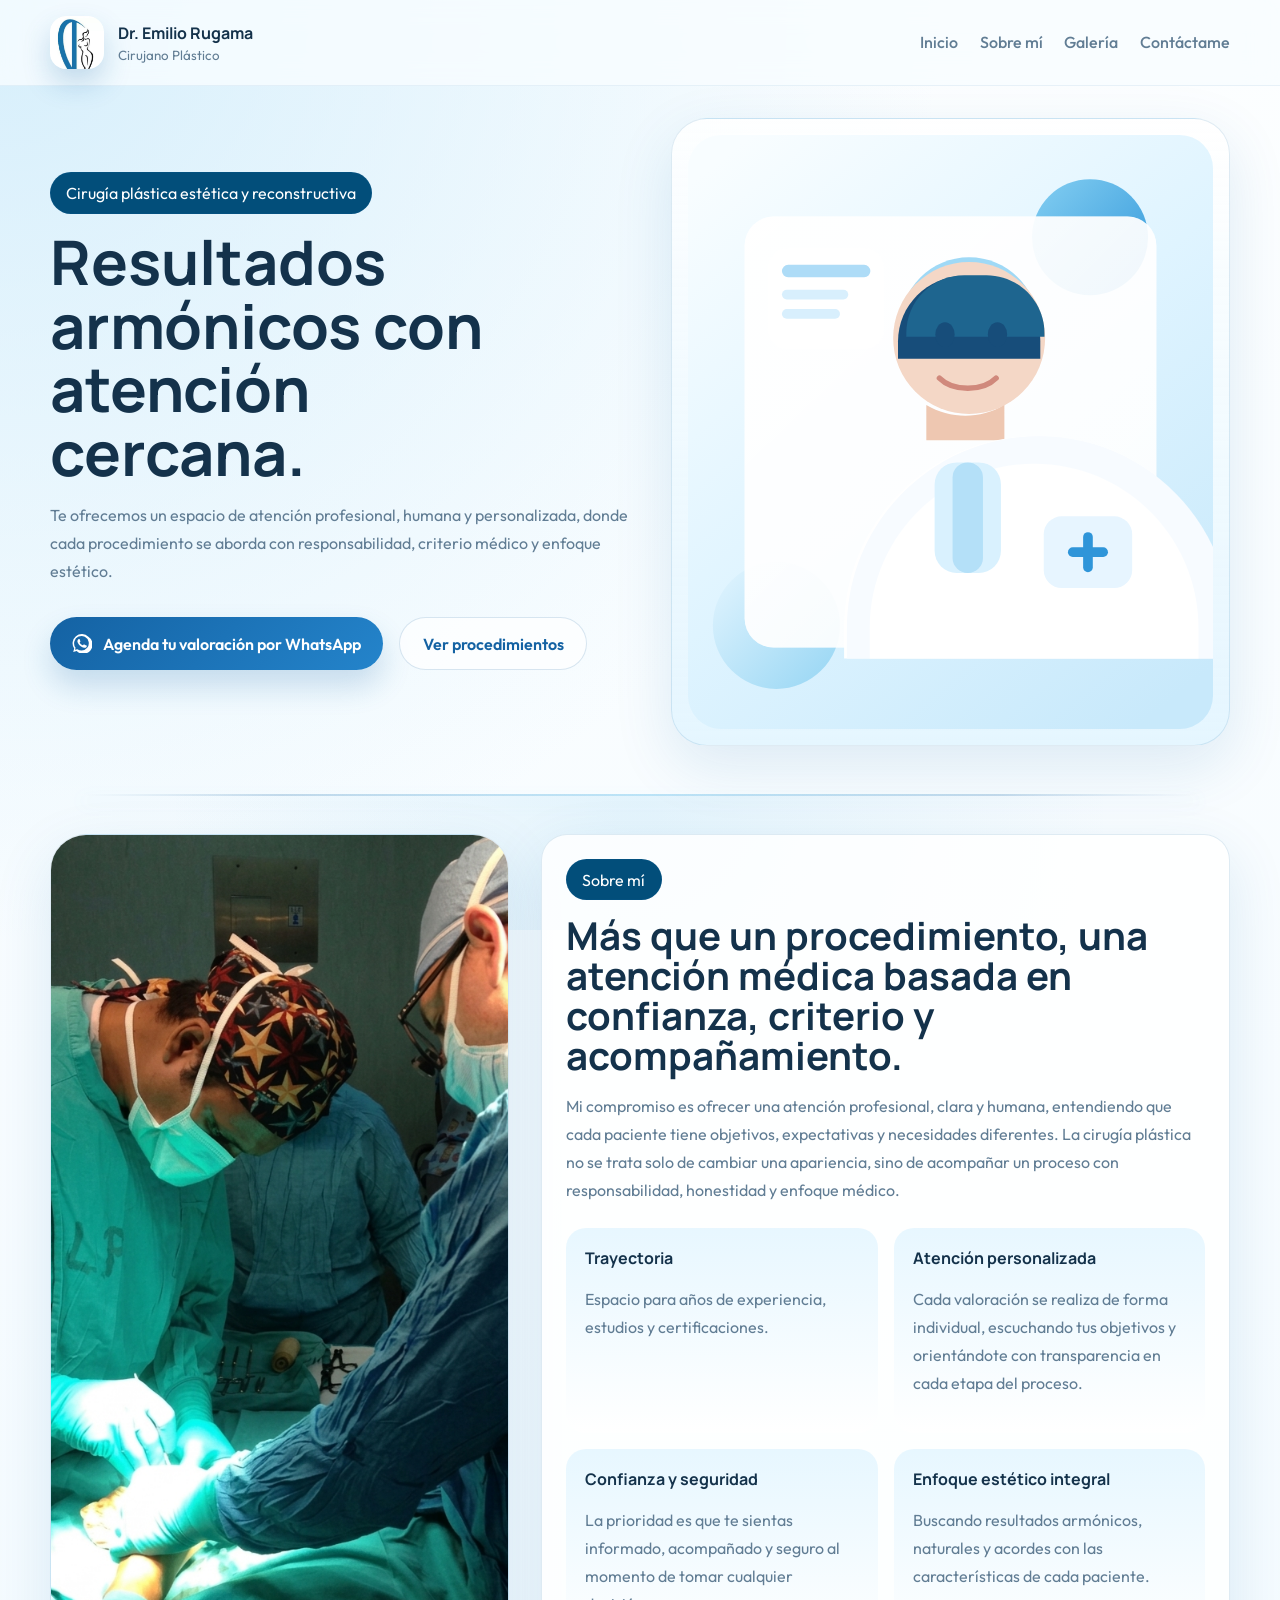
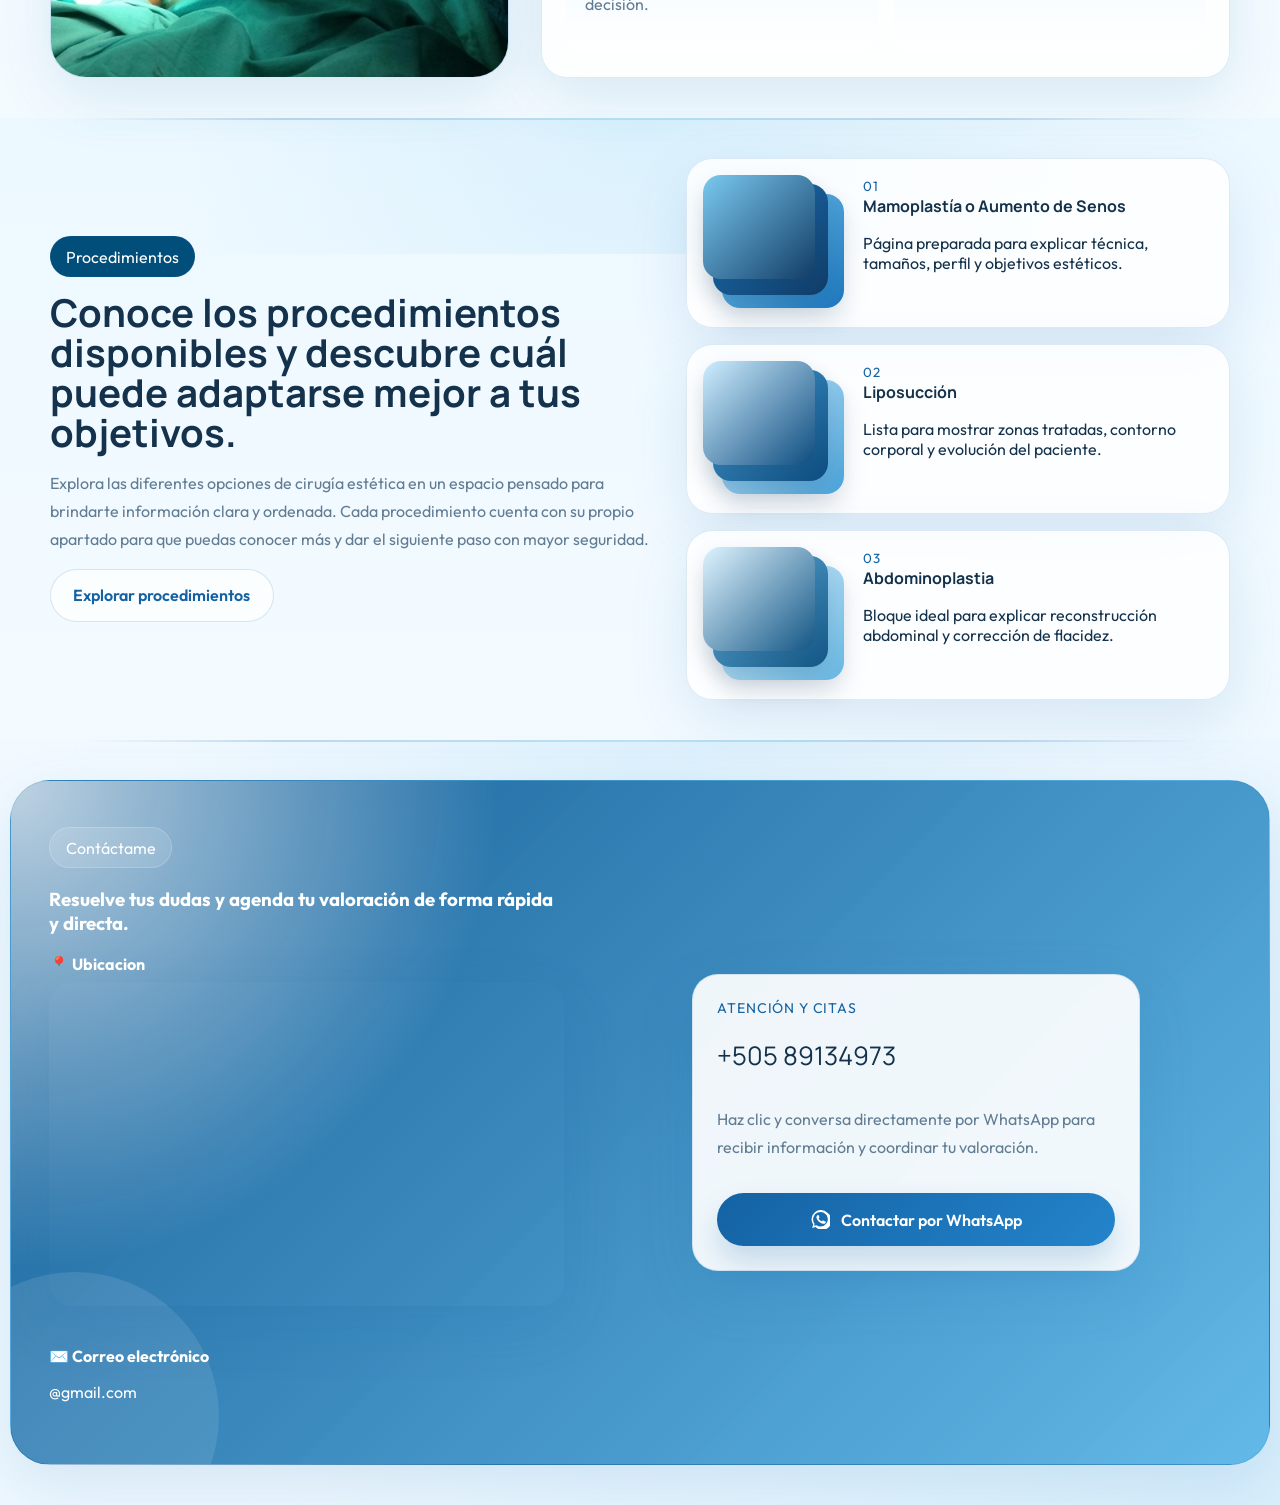
<file: index.html>
<!DOCTYPE html>
<html lang="es">
<head>
    <meta charset="UTF-8">
    <meta name="viewport" content="width=device-width, initial-scale=1.0">
    <meta
        name="description"
        content="Landing page de cirugía plástica con hero visual, secciones informativas y acceso al catálogo completo de procedimientos."
    >
    <link rel="preconnect" href="https://fonts.googleapis.com">
    <link rel="preconnect" href="https://fonts.gstatic.com" crossorigin>
    <link
        href="https://fonts.googleapis.com/css2?family=Outfit:wght@300;400;500;600;700&family=Manrope:wght@400;500;700;800&display=swap"
        rel="stylesheet"
    >
    <link rel="stylesheet" href="./styles/styles.css">
    <title>Dr. Emilio Rugama | Cirujano Plástico</title>
</head>
<body data-page="landing">
    <div class="site-shell">
        <header class="site-header">
            <nav class="navbar container" aria-label="Principal">
                <a class="brand" href="./index.html">
                    <span class="brand-mark">
                        <img src="./assets/logo.jpeg" alt="Logo del Dr. Emilio Rugama">
                    </span>
                    <span class="brand-copy">
                        <strong>Dr. Emilio Rugama</strong>
                        <small>Cirujano Plástico</small>
                    </span>
                </a>

                <button
                    class="menu-toggle"
                    type="button"
                    aria-expanded="false"
                    aria-controls="main-menu"
                    aria-label="Abrir menú"
                >
                    <span></span>
                    <span></span>
                    <span></span>
                </button>

                <div class="nav-panel" id="main-menu">
                    <a href="./index.html#inicio">Inicio</a>
                    <a href="./index.html#sobre-mi">Sobre mí</a>
                    <a href="./cirugia-estetica.html">Galería</a>
                    <a href="./index.html#contacto">Contáctame</a>
                </div>
            </nav>
        </header>

        <main>
            <section class="hero hero-landing" id="inicio">
                <div class="container hero-grid">
                    <div class="hero-copy reveal">
                        <span class="eyebrow">Cirugía plástica estética y reconstructiva</span>
                        <h1>Resultados armónicos con atención cercana.</h1>
                        <p>
                            Te ofrecemos un espacio de atención profesional, humana y personalizada, donde cada procedimiento se 
                            aborda con responsabilidad, criterio médico y enfoque estético.
                        </p>
                        <div class="hero-actions">
                            <a class="button button-primary icon-button" href="https://wa.me/50589134973" target="_blank" rel="noopener noreferrer">
                                <span class="icon-whatsapp" aria-hidden="true">
                                    <svg viewBox="0 0 32 32" role="img" aria-hidden="true">
                                        <path d="M27.3 4.7A15.4 15.4 0 0 0 3.7 24.3L2 30l5.9-1.6A15.4 15.4 0 1 0 27.3 4.7Zm-11.3 23c-2.5 0-4.9-.7-7-2.1l-.5-.3-3.5 1 1-3.4-.3-.5a12.2 12.2 0 1 1 10.3 5.3Zm6.7-9.1c-.4-.2-2.2-1.1-2.6-1.2-.3-.1-.6-.2-.8.2l-.9 1.1c-.2.2-.4.3-.7.2-2-.8-3.8-2.4-4.9-4.2-.2-.3 0-.5.1-.7l.8-.9c.1-.2.2-.4.3-.6.1-.2 0-.5 0-.7 0-.2-.8-2-1.1-2.7-.3-.7-.6-.6-.8-.6h-.7c-.2 0-.7.1-1 .5s-1.4 1.3-1.4 3.2c0 1.9 1.4 3.7 1.6 4 .2.3 2.7 4.2 6.7 5.7 4 1.5 4 1 4.7.9.7-.1 2.2-.9 2.5-1.7.3-.8.3-1.5.2-1.7-.1-.2-.3-.2-.7-.4Z" fill="currentColor"/>
                                    </svg>
                                </span>
                                Agenda tu valoración por WhatsApp
                            </a>
                            <a class="button button-secondary" href="./cirugia-estetica.html">Ver procedimientos</a>
                        </div>
                    </div>

                    <div class="hero-visual reveal">
                        <div class="hero-image-shell">
                            <img src="./assets/hero-doctor.svg" alt="Ilustración de doctor en entorno clínico moderno">
                        </div>
                    </div>
                </div>
            </section>

            <section class="section-pad" id="sobre-mi">
                <div class="container two-column">
                    <div class="about-visual reveal">
                        <div class="about-image-shell">
                            <img src="./assets/sobreMiG.png" alt="Doctor durante un procedimiento">
                        </div>
                    </div>
                    <div class="surface-card reveal about-content-card">
                        <span class="eyebrow">Sobre mí</span>
                        <h2>Más que un procedimiento, una atención médica basada en confianza, criterio y acompañamiento.</h2>
                        <p>
                            Mi compromiso es ofrecer una atención profesional, clara y humana, entendiendo que cada paciente tiene objetivos, 
                            expectativas y necesidades diferentes. La cirugía plástica no se trata solo de cambiar una apariencia, sino de 
                            acompañar un proceso con responsabilidad, honestidad y enfoque médico.
                        </p>
                        <div class="mini-grid">
                            <article>
                                <strong>Trayectoria</strong>
                                <p>Espacio para años de experiencia, estudios y certificaciones.</p>
                            </article>
                            <article>
                                <strong>Atención personalizada</strong>
                                <p>Cada valoración se realiza de forma individual, escuchando tus objetivos y orientándote con transparencia en cada etapa del proceso.</p>
                            </article>
                            <article>
                                <strong>Confianza y seguridad</strong>
                                <p>La prioridad es que te sientas informado, acompañado y seguro al momento de tomar cualquier decisión.</p>
                            </article>
                            <article>
                                <strong>Enfoque estético integral</strong>
                                <p>Buscando resultados armónicos, naturales y acordes con las características de cada paciente.</p>
                            </article>
                        </div>
                    </div>
                </div>
            </section>

            <section class="section-pad section-tint">
                <div class="container preview-layout">
                    <div class="section-heading reveal">
                        <span class="eyebrow">Procedimientos</span>
                        <h2>Conoce los procedimientos disponibles y descubre cuál puede adaptarse mejor a tus objetivos.</h2>
                        <p>
                            Explora las diferentes opciones de cirugía estética en un espacio pensado para brindarte información clara y ordenada. Cada procedimiento cuenta con su propio apartado para que puedas conocer más y dar el siguiente paso con mayor seguridad.
                        </p>
                        <a class="button button-secondary" href="./cirugia-estetica.html">Explorar procedimientos</a>
                    </div>
                    <div class="preview-stack reveal" id="landing-preview"></div>
                </div>
            </section>

            <section class="section-pad" id="contacto">
                <div class="container contact-cta reveal">
                    <div class="contact-copy-shell">
                        <span class="eyebrow">Contáctame</span>
                        <h3> Resuelve tus dudas y agenda tu valoración de forma rápida y directa.</h3>
                        <div class="ubicacion-subsection"> 
                        <strong>📍 Ubicacion</strong><br>
                        <div class="contact-map">
                            <iframe 
                            src="https://www.google.com/maps/embed?pb=!1m18!1m12!1m3!1d3896.14013855859!2d-86.88097012516808!3d12.440382187828291!2m3!1f0!2f0!3f0!3m2!1i1024!2i768!4f13.1!3m3!1m2!1s0x8f711f90de733b57%3A0x7a80a69ff037a69d!2sCentro%20de%20Especialidades%20M%C3%A9dicas%20Medal!5e0!3m2!1ses-419!2sni!4v1773854704179!5m2!1ses-419!2sni
" 
                            loading="lazy"
                            referrerpolicy="no-referrer-when-downgrade"
                            allowfullscreen
                            title="Ubicacion de la clinica">
                            </iframe>
                        </div>
                        </div>
                        <div class="correo-subsection">
                        <strong>✉️ Correo electrónico</strong>
                        <p>@gmail.com</p>
                        </div>
                    </div>
                    <div class="contact-stage">
                        <div class="surface-card contact-card contact-card-floating">
                            <span class="label">Atención y citas</span>
                            <a class="contact-phone" href="https://wa.me/50589134973" target="_blank" rel="noopener noreferrer">
                                +505 89134973
                            </a>
                            <p>Haz clic y conversa directamente por WhatsApp para recibir información y coordinar tu valoración.</p>
                            <a class="button button-primary icon-button" href="https://wa.me/50589134973" target="_blank" rel="noopener noreferrer">
                                <span class="icon-whatsapp" aria-hidden="true">
                                    <svg viewBox="0 0 32 32" role="img" aria-hidden="true">
                                        <path d="M27.3 4.7A15.4 15.4 0 0 0 3.7 24.3L2 30l5.9-1.6A15.4 15.4 0 1 0 27.3 4.7Zm-11.3 23c-2.5 0-4.9-.7-7-2.1l-.5-.3-3.5 1 1-3.4-.3-.5a12.2 12.2 0 1 1 10.3 5.3Zm6.7-9.1c-.4-.2-2.2-1.1-2.6-1.2-.3-.1-.6-.2-.8.2l-.9 1.1c-.2.2-.4.3-.7.2-2-.8-3.8-2.4-4.9-4.2-.2-.3 0-.5.1-.7l.8-.9c.1-.2.2-.4.3-.6.1-.2 0-.5 0-.7 0-.2-.8-2-1.1-2.7-.3-.7-.6-.6-.8-.6h-.7c-.2 0-.7.1-1 .5s-1.4 1.3-1.4 3.2c0 1.9 1.4 3.7 1.6 4 .2.3 2.7 4.2 6.7 5.7 4 1.5 4 1 4.7.9.7-.1 2.2-.9 2.5-1.7.3-.8.3-1.5.2-1.7-.1-.2-.3-.2-.7-.4Z" fill="currentColor"/>
                                    </svg>
                                </span>
                                Contactar por WhatsApp
                            </a>
                        </div>
                    </div>
                </div>
            </section>
        </main>
    </div>

    <script src="./app/data.js"></script>
    <script src="./app/index.js"></script>
</body>
</html>
</file>
<file: styles/styles.css>
:root {
    --bg: #f4fbff;
    --bg-deep: #e8f6ff;
    --surface: rgba(255, 255, 255, 0.82);
    --surface-solid: #ffffff;
    --line: rgba(34, 111, 167, 0.14);
    --primary: #1462a3;
    --primary-deep: #0d4674;
    --sky: #69c1ec;
    --sky-soft: #d7f1ff;
    --text: #14324b;
    --muted: #617d94;
    --shadow: 0 20px 60px rgba(20, 98, 163, 0.12);
    --radius-xl: 36px;
    --radius-lg: 26px;
    --radius-md: 20px;
    --container: min(1180px, calc(100% - 2rem));
}

* {
    box-sizing: border-box;
}

html {
    scroll-behavior: smooth;
}

body {
    margin: 0;
    font-family: "Outfit", sans-serif;
    color: var(--text);
    background:
        radial-gradient(circle at top left, rgba(210, 237, 251, 0.9), transparent 28%),
        radial-gradient(circle at bottom right, rgba(105, 193, 236, 0.16), transparent 30%),
        linear-gradient(180deg, #fcfeff 0%, var(--bg) 55%, #eef8ff 100%);
}

body.menu-open {
    overflow: hidden;
}

a {
    color: inherit;
    text-decoration: none;
}

img {
    display: block;
    max-width: 100%;
}

button {
    font: inherit;
}

.container {
    width: var(--container);
    margin: 0 auto;
}

.site-shell {
    overflow: hidden;
}

main > section {
    position: relative;
    isolation: isolate;
}

main > section:not(:first-child)::before {
    content: "";
    position: absolute;
    top: 0;
    left: 50%;
    width: min(92%, 1120px);
    height: 2px;
    transform: translateX(-50%);
    background: linear-gradient(
        90deg,
        rgba(20, 98, 163, 0),
        rgba(20, 98, 163, 0.22) 18%,
        rgba(105, 193, 236, 0.34) 50%,
        rgba(20, 98, 163, 0.22) 82%,
        rgba(20, 98, 163, 0)
    );
    box-shadow: 0 6px 18px rgba(105, 193, 236, 0.16);
}

main > section:not(:first-child)::after {
    content: "";
    position: absolute;
    inset: 0 0 auto 0;
    height: 8.5rem;
    background: radial-gradient(circle at center top, rgba(105, 193, 236, 0.14), transparent 72%);
    pointer-events: none;
    z-index: 0;
}

main > section > * {
    position: relative;
    z-index: 1;
}

.section-pad {
    padding: 2.5rem 0;
}

.section-tint {
    background: linear-gradient(180deg, rgba(215, 241, 255, 0.26), rgba(255, 255, 255, 0.18));
}

.site-header {
    position: sticky;
    top: 0;
    z-index: 40;
    background: rgba(248, 253, 255, 0.8);
    backdrop-filter: blur(14px);
    border-bottom: 1px solid rgba(20, 98, 163, 0.08);
}

.navbar {
    min-height: 5.3rem;
    display: flex;
    align-items: center;
    justify-content: space-between;
    gap: 1rem;
}

.brand {
    display: inline-flex;
    align-items: center;
    gap: 0.9rem;
}

.brand-mark {
    width: 3.35rem;
    height: 3.35rem;
    overflow: hidden;
    border-radius: 1rem;
    display: grid;
    place-items: center;
    background: linear-gradient(135deg, rgba(20, 98, 163, 0.08), rgba(105, 193, 236, 0.2));
    box-shadow: 0 14px 28px rgba(20, 98, 163, 0.22);
}

.brand-mark img {
    width: 100%;
    height: 100%;
    object-fit: cover;
}

.brand-copy {
    display: flex;
    flex-direction: column;
    gap: 0.15rem;
}

.brand-copy strong {
    font-family: "Manrope", sans-serif;
    font-size: 1rem;
}

.brand-copy small,
.label,
.catalog-card-body p {
    color: var(--muted);
}

.nav-panel {
    display: flex;
    align-items: center;
    gap: 1.35rem;
}

.nav-panel a {
    color: var(--muted);
    font-weight: 500;
    transition: color 180ms ease, transform 180ms ease;
}

.nav-panel a:hover,
.nav-panel a:focus-visible,
.nav-panel a[aria-current="page"] {
    color: var(--primary);
    transform: translateY(-2px);
}

.menu-toggle {
    display: none;
    width: 3rem;
    height: 3rem;
    border: 0;
    border-radius: 50%;
    background: white;
    box-shadow: var(--shadow);
    cursor: pointer;
}

.menu-toggle span {
    display: block;
    width: 1.2rem;
    height: 2px;
    margin: 0.28rem auto;
    background: var(--primary);
}

.hero {
    padding: 2rem 0 3rem;
}

.hero-grid,
.two-column,
.preview-layout,
.contact-layout,
.catalog-hero-grid,
.procedure-hero-grid,
.detail-layout {
    display: grid;
    gap: 2rem;
}

.hero-grid {
    grid-template-columns: minmax(0, 1fr) minmax(360px, 0.95fr);
    align-items: center;
}

.hero-copy h1,
.section-heading h1,
.section-heading h2,
.catalog-section-heading h2,
.surface-card h2 {
    margin: 1rem 0;
    line-height: 1.04;
    font-family: "Manrope", sans-serif;
}

.hero-copy h1,
.section-heading h1 {
    font-size: clamp(2.8rem, 4.8vw, 5.1rem);
    max-width: 12ch;
}

.section-heading h2,
.catalog-section-heading h2,
.surface-card h2 {
    font-size: clamp(2rem, 3vw, 3.2rem);
}

.hero-copy p,
.section-heading p,
.surface-card p,
.catalog-section-heading p {
    line-height: 1.75;
    color: var(--muted);
}

.eyebrow,
.category-pill,
.back-link {
    display: inline-flex;
    align-items: center;
    gap: 0.5rem;
    width: fit-content;
    padding: 0.6rem 0.95rem;
    border-radius: 999px;
    border: 1px solid rgba(20, 98, 163, 0.14);
    background: rgb(2, 78, 122);
    color: #ffffff;
}

.hero-actions {
    display: flex;
    flex-wrap: wrap;
    gap: 1rem;
    margin: 2rem 0 1.35rem;
}

.button {
    min-height: 3.3rem;
    padding: 0.95rem 1.4rem;
    display: inline-flex;
    align-items: center;
    justify-content: center;
    gap: 0.7rem;
    border-radius: 999px;
    font-weight: 600;
    transition: transform 220ms ease, box-shadow 220ms ease;
}

.button:hover,
.button:focus-visible,
.catalog-card:hover,
.catalog-card:focus-visible,
.preview-card:hover,
.preview-card:focus-visible {
    transform: translateY(-3px);
}

.button-primary {
    color: white;
    background: linear-gradient(135deg, var(--primary), #2484cb);
    box-shadow: 0 16px 30px rgba(20, 98, 163, 0.2);
}

.button-secondary {
    color: var(--primary);
    background: rgba(255, 255, 255, 0.7);
    border: 1px solid rgba(20, 98, 163, 0.16);
}

.icon-button .icon-whatsapp {
    width: 1.2rem;
    height: 1.2rem;
    display: inline-flex;
}

.icon-button svg {
    width: 100%;
    height: 100%;
}

.hero-points,
.info-list {
    list-style: none;
    padding: 0;
    margin: 0;
    display: grid;
    gap: 0.75rem;
}

.hero-points li,
.info-list li {
    position: relative;
    padding-left: 1rem;
}

.hero-points li::before,
.info-list li::before {
    content: "";
    position: absolute;
    left: 0;
    top: 0.72rem;
    width: 0.45rem;
    height: 0.45rem;
    border-radius: 50%;
    background: var(--sky);
}

.hero-visual {
    position: relative;
}

.hero-image-shell,
.surface-card,
.catalog-hero-note,
.catalog-card,
.preview-card,
.floating-note,
.trust-strip article,
.detail-thumb,
.detail-hero-art {
    border: 1px solid var(--line);
    box-shadow: var(--shadow);
}

.hero-image-shell {
    padding: 1rem;
    border-radius: var(--radius-xl);
    background: linear-gradient(180deg, rgba(255, 255, 255, 0.85), rgba(214, 241, 255, 0.58));
}

.hero-image-shell img {
    width: 100%;
    border-radius: calc(var(--radius-xl) - 8px);
}

.floating-note {
    position: absolute;
    right: -0.5rem;
    bottom: 1.6rem;
    width: min(18rem, 78%);
    padding: 1.25rem;
    border-radius: var(--radius-lg);
    background: rgba(255, 255, 255, 0.88);
}

.floating-note span,
.label {
    display: inline-block;
    margin-bottom: 0.35rem;
    font-size: 0.88rem;
    letter-spacing: 0.06em;
    text-transform: uppercase;
    color: var(--primary);
}

.floating-note strong,
.contact-phone {
    display: block;
    font-size: clamp(1.3rem, 2vw, 1.9rem);
    font-family: "Manrope", sans-serif;
}

.trust-strip {
    display: grid;
    grid-template-columns: repeat(3, minmax(0, 1fr));
    gap: 1rem;
}

.trust-strip article,
.surface-card,
.catalog-hero-note,
.catalog-card,
.preview-card,
.detail-thumb,
.detail-hero-art {
    border-radius: var(--radius-lg);
    background: var(--surface);
}

.trust-strip article,
.surface-card {
    padding: 1.5rem;
}

.trust-strip strong {
    display: block;
    margin-top: 0.45rem;
    font-family: "Manrope", sans-serif;
    font-size: 1.1rem;
}

.two-column {
    grid-template-columns: 0.8fr 1.2fr;
    align-items: start;
}

.about-visual {
    height: 100%;
}

.about-image-shell {
    min-height: 32rem;
    height: 100%;
    overflow: hidden;
    border-radius: var(--radius-xl);
    border: 1px solid var(--line);
    box-shadow: var(--shadow);
    background:
        linear-gradient(180deg, rgba(255, 255, 255, 0.88), rgba(214, 241, 255, 0.62));
}

.about-image-shell img {
    width: 100%;
    height: 100%;
    object-fit: cover;
}

.about-content-card {
    height: 100%;
}

.mini-grid,
.info-grid {
    display: grid;
    gap: 1rem;
}

.mini-grid {
    grid-template-columns: repeat(2, minmax(0, 1fr));
    margin-top: 1.5rem;
}

.mini-grid article {
    padding: 1.2rem;
    border-radius: var(--radius-md);
    background: linear-gradient(180deg, rgba(215, 241, 255, 0.58), rgba(255, 255, 255, 0.92));
}

.mini-grid strong,
.preview-copy strong,
.catalog-card-body strong {
    display: block;
    font-family: "Manrope", sans-serif;
}

.preview-layout,
.catalog-hero-grid,
.procedure-hero-grid {
    grid-template-columns: minmax(0, 1fr) minmax(320px, 0.9fr);
    align-items: center;
}

.preview-stack {
    display: grid;
    gap: 1rem;
}

.preview-card {
    padding: 1rem;
    display: grid;
    grid-template-columns: 9rem minmax(0, 1fr);
    gap: 1rem;
    transition: transform 220ms ease, box-shadow 220ms ease;
}

.preview-montage,
.catalog-card-media {
    position: relative;
    min-height: 8.5rem;
}

.preview-montage span,
.media-layer {
    position: absolute;
    border-radius: 18px;
    box-shadow: 0 12px 24px rgba(12, 56, 93, 0.14);
}

.preview-montage span:nth-child(1),
.media-layer-one {
    inset: 1.2rem 0.2rem 0.2rem 1.2rem;
}

.preview-montage span:nth-child(2),
.media-layer-two {
    inset: 0.6rem 1.2rem 1rem 0.6rem;
}

.preview-montage span:nth-child(3),
.media-layer-three {
    inset: 0 2rem 2rem 0;
}

.preview-copy small {
    color: var(--primary);
    letter-spacing: 0.08em;
}

.contact-layout,
.detail-layout {
    grid-template-columns: minmax(0, 1fr) minmax(290px, 26rem);
    align-items: start;
}

.contact-card {
    display: grid;
    gap: 1rem;
}

.contact-cta {
    position: relative;
    display: grid;
    width: min(1320px, calc(100% - 1.25rem));
    grid-template-columns: minmax(320px, 0.9fr) minmax(360px, 1.1fr);
    align-items: center;
    gap: clamp(1.5rem, 3vw, 3.5rem);
    padding: clamp(1.5rem, 3vw, 3rem);
    border-radius: calc(var(--radius-xl) + 4px);
    border: 1px solid var(--line);
    background:
        radial-gradient(circle at top left, rgba(255, 255, 255, 0.72), transparent 34%),
        linear-gradient(135deg, rgba(19, 93, 150, 0.98), rgba(93, 182, 231, 0.96));
    box-shadow: var(--shadow);
    overflow: hidden;
}

.contact-cta::before {
    content: "";
    position: absolute;
    inset: auto auto -6rem -5rem;
    width: 18rem;
    height: 18rem;
    border-radius: 50%;
    background: rgba(255, 255, 255, 0.1);
}

.contact-copy-shell {
    position: relative;
    z-index: 1;
    color: white;
    max-width: 34rem;
    margin: 0 auto;
    padding: 0.5rem 0;
}

.contact-copy-shell .eyebrow {
    color: white;
    background: rgba(255, 255, 255, 0.12);
    border-color: rgba(255, 255, 255, 0.18);
}

.contact-copy-shell h2,
.contact-copy-shell p {
    color: white;
}

.contact-stage {
    position: relative;
    min-height: 18rem;
    display: grid;
    align-items: center;
    justify-items: center;
}

.contact-stage::before {
    content: none;
    position: absolute;
    inset: 1.2rem 1rem auto auto;
    font-family: "Manrope", sans-serif;
    font-size: clamp(2.8rem, 6vw, 5.6rem);
    font-weight: 800;
    line-height: 0.9;
    text-transform: uppercase;
    text-align: right;
    color: rgba(255, 255, 255, 0.12);
    pointer-events: none;
    z-index: 0;
}

.contact-card-floating {
    position: relative;
    margin: 0 auto;
    margin-inline: auto;
    z-index: 2;
    width: min(28rem, 100%);
    background: rgba(255, 255, 255, 0.92);
    backdrop-filter: blur(12px);
}

.catalog-hero-note {
    padding: 1.5rem;
}

.category-jump {
    padding-top: 0.5rem;
}

.category-nav {
    display: flex;
    flex-wrap: wrap;
    gap: 0.8rem;
}

.category-pill {
    transition: transform 180ms ease, background 180ms ease;
}

.category-pill:hover,
.category-pill:focus-visible {
    background: linear-gradient(135deg, var(--primary), #2983ca);
    color: white;
}

.catalog-section {
    margin-bottom: 3.5rem;
}

.catalog-section-heading {
    margin-bottom: 1.4rem;
}

.catalog-grid {
    display: grid;
    grid-template-columns: repeat(3, minmax(0, 1fr));
    gap: 1rem;
}

.catalog-card {
    overflow: hidden;
    padding: 1rem;
    transition: transform 220ms ease, box-shadow 220ms ease;
}

.catalog-card-media {
    min-height: 14rem;
    margin-bottom: 1rem;
    border-radius: 22px;
    background: linear-gradient(180deg, rgba(255, 255, 255, 0.24), rgba(16, 57, 89, 0.16));
    overflow: hidden;
}

.catalog-photo,
.detail-hero-photo,
.detail-thumb img {
    width: 100%;
    height: 100%;
    object-fit: cover;
}

.detail-hero-photo {
    position: absolute;
    inset: 0;
    z-index: 1;
}

.catalog-card-body {
    display: grid;
    gap: 0.25rem;
}

.catalog-card-body span {
    color: var(--primary);
    font-weight: 700;
}

.procedure-hero {
    padding-top: 4rem;
}

.detail-visual {
    display: grid;
    gap: 1rem;
}

.detail-hero-art {
    min-height: 24rem;
    padding: 1.5rem;
    position: relative;
    display: flex;
    flex-direction: column;
    justify-content: end;
    color: white;
    overflow: hidden;
}

.detail-hero-art span {
    position: relative;
    z-index: 2;
    display: inline-flex;
    width: fit-content;
    margin-bottom: 0.5rem;
    padding: 0.55rem 0.9rem;
    border-radius: 999px;
    background: rgba(255, 255, 255, 0.2);
}

.detail-hero-art strong {
    position: relative;
    z-index: 2;
    font-size: 1.4rem;
    font-family: "Manrope", sans-serif;
}

.detail-thumb-row {
    display: grid;
    grid-template-columns: repeat(3, minmax(0, 1fr));
    gap: 0.8rem;
}

.detail-thumb {
    min-height: 7rem;
    padding: 0;
    position: relative;
    display: flex;
    align-items: end;
    color: white;
    overflow: hidden;
}

.detail-thumb-fallback {
    position: absolute;
    inset: 0;
    padding: 1rem;
    display: flex;
    align-items: end;
}

.back-link {
    margin-bottom: 1rem;
}

.info-grid {
    grid-template-columns: repeat(2, minmax(0, 1fr));
}

.reveal {
    opacity: 0;
    transform: translateY(24px);
    transition: opacity 700ms ease, transform 700ms ease;
}

.reveal.is-visible {
    opacity: 1;
    transform: translateY(0);
}

@media (max-width: 980px) {
    .menu-toggle {
        display: inline-block;
    }

    .nav-panel {
        position: absolute;
        top: calc(100% + 0.75rem);
        left: 1rem;
        right: 1rem;
        padding: 1rem;
        display: grid;
        gap: 0.85rem;
        border-radius: 24px;
        background: rgba(255, 255, 255, 0.96);
        border: 1px solid var(--line);
        box-shadow: var(--shadow);
        opacity: 0;
        pointer-events: none;
        transform: translateY(-10px);
        transition: opacity 180ms ease, transform 180ms ease;
    }

    .site-header.menu-open .nav-panel {
        opacity: 1;
        pointer-events: auto;
        transform: translateY(0);
    }

    .hero-grid,
    .two-column,
    .preview-layout,
    .contact-layout,
    .catalog-hero-grid,
    .procedure-hero-grid,
    .detail-layout,
    .trust-strip,
    .catalog-grid,
    .info-grid {
        grid-template-columns: 1fr;
    }

    .contact-cta {
        grid-template-columns: 1fr;
        width: min(100%, calc(100% - 1rem));
    }

    .about-image-shell {
        min-height: 24rem;
    }

    .contact-stage {
        min-height: auto;
    }

    .contact-card-floating {
        width: 100%;
    }

    .floating-note {
        position: static;
        width: 100%;
        margin-top: 1rem;
    }
}

@media (max-width: 720px) {
    .section-pad {
        padding: 5rem 0;
    }

    .navbar {
        min-height: 5rem;
    }

    .hero-copy h1,
    .section-heading h1 {
        max-width: 100%;
    }

    .mini-grid,
    .detail-thumb-row,
    .preview-card {
        grid-template-columns: 1fr;
    }

    .preview-montage {
        min-height: 11rem;
    }

    .catalog-card-media,
    .detail-hero-art,
    .detail-hero-photo {
        min-height: 18rem;
    }

    .about-image-shell {
        min-height: 18rem;
    }

    .contact-copy-shell {
        max-width: 100%;
        margin: 0;
    }

}


.contact-map {
    overflow: hidden;
    border-radius: 24px;
    min-height: 320px;
    box-shadow: 0 20px 60px rgba(20, 98, 163, 0.12);
}

.contact-map iframe {
    width: 100%;
    height: 100%;
    min-height: 320px;
    border: 0;
}

.ubicacion-subsection{
    margin-bottom: 2.5rem;
}

.contact-map{
    margin-top: 0.5rem;
}
</file>
